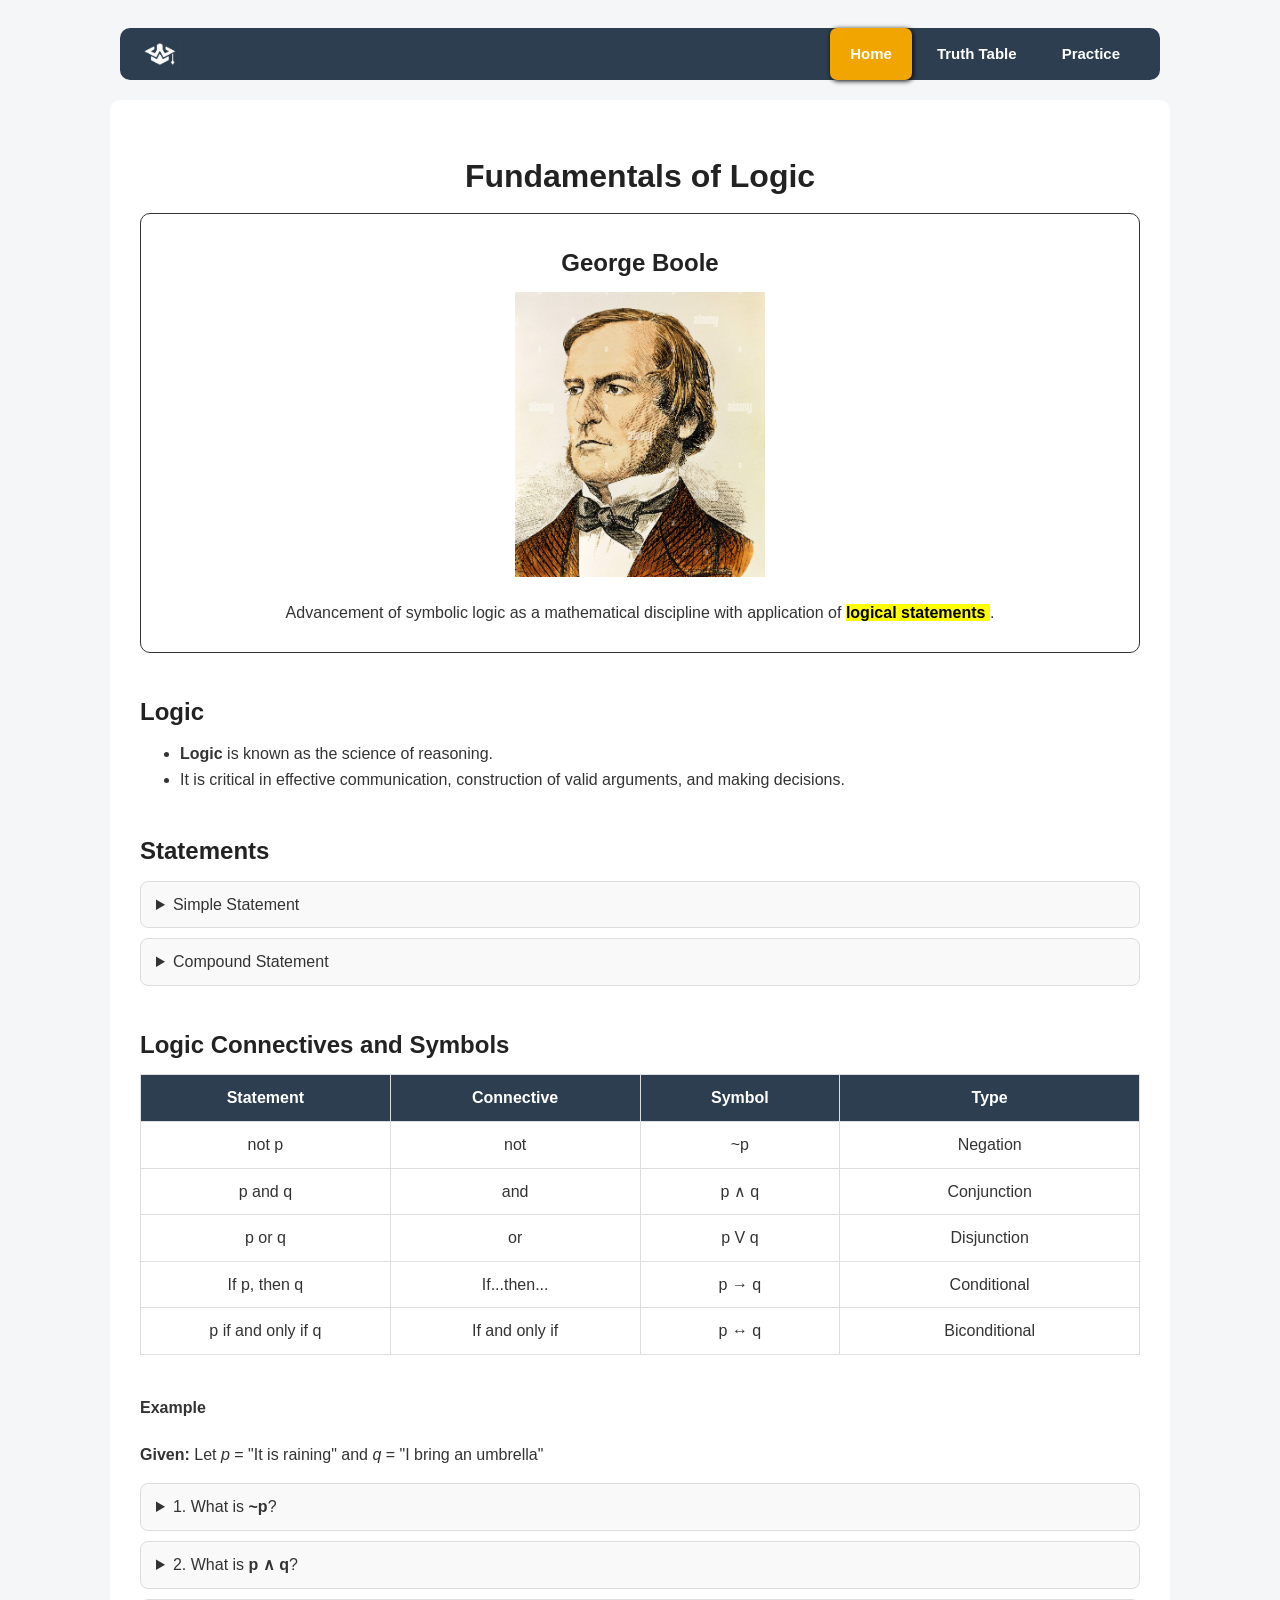
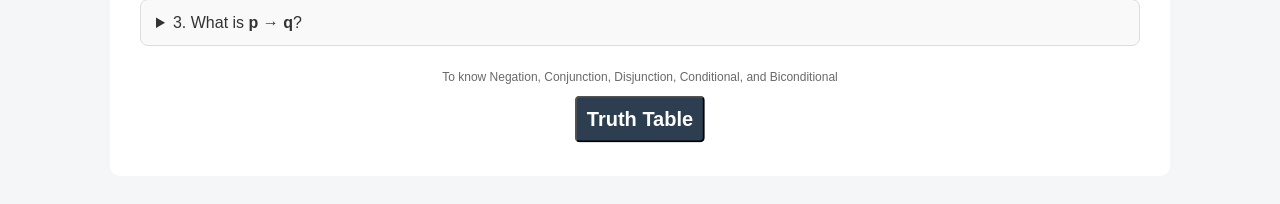
<file: index.html>
<!DOCTYPE html>
<html lang="en">
<head>
    <meta charset="UTF-8">
    <meta name="viewport" content="width=device-width, initial-scale=1.0">
    <title>Fundamentals of Logic</title>
    <link rel="stylesheet" href="style.css">
</head>

<body>

    <nav>
        <img src="rosswaylogo1.png" alt="Logo">
        <div class="nav-links">
            <a href="index.html" class="active">Home</a>
            <a href="truthtable.html">Truth Table</a>
            <a href="practice.html">Practice</a>
        </div>
    </nav>

    <main class="rectangle">

        <!--  HEADER  -->
        <header>
            <h1 style="text-align: center; padding-bottom: -20px;">Fundamentals of Logic</h1>
        </header>

        <!--  GEORGE BOOLE  -->
        <section class="boole">
            
                <h2 style="text-align: center;">George Boole</h2>
                <a href="https://plato.stanford.edu/entries/boole/" target="_blank" title="More About George">
                <img src="images/goergie.jpg" alt="George Boole Portrait" id="GeorgeBoole">
                </a>
                <p style="text-align: center;">
                    Advancement of symbolic logic as a mathematical discipline with application of 
                    <mark><strong title="Declarative form: having the notion of truth">
                    logical statements
                    </strong></mark>.
                </p>
        </section>

        <!--  INTRODUCTION  -->
        <section style="padding-top: 20px;">
        <h2>Logic</h2>
            <ul>
                <li><strong>Logic</strong> is known as the science of reasoning.</li>
                <li>It is critical in effective communication, construction of valid arguments, and making decisions.</li>
            </ul>
        </section>

        <!-- ================= STATEMENTS ================= -->
        <section>
            <h2>Statements</h2>

    <details>
        <summary>Simple Statement</summary>
        <p>Conveys a <b>single</b> idea or thought.</p>
    </details>

    <details>
        <summary>Compound Statement</summary>
        <p>Delivers <b>two or more</b> ideas or thoughts.</p>
    </details>
        </section>

        <!-- ================= LOGIC CONNECTIVES ================= -->
        <section>
            <h2>Logic Connectives and Symbols</h2>

            <div class="table-wrapper">
                <table>
                    <thead>
                        <tr>
                            <th style="width: 25%;">Statement</th>
                            <th style="width: 25%;">Connective</th>
                            <th style="width: 20%;">Symbol</th>
                            <th style="width: 30%;">Type</th>
                        </tr>
                    </thead>
                    <tbody>
                        <tr>
                            <td>not p</td>
                            <td>not</td>
                            <td>~p</td>
                            <td>Negation</td>
                        </tr>
                        <tr>
                            <td>p and q</td>
                            <td>and</td>
                            <td>p ∧ q</td>
                            <td>Conjunction</td>
                        </tr>
                        <tr>
                            <td>p or q</td>
                            <td>or</td>
                            <td>p V q</td>
                            <td>Disjunction</td>
                        </tr>
                        <tr>
                            <td>If p, then q</td>
                            <td>If...then...</td>
                            <td>p → q</td>
                            <td>Conditional</td>
                        </tr>
                        <tr>
                            <td>p if and only if q</td>
                            <td>If and only if</td>
                            <td>p ↔ q</td>
                            <td>Biconditional</td>
                        </tr>
                    </tbody>
                </table>
            </div>
        </section>

        <div class="example-box">
            <h4>Example</h4>
            <p><strong>Given:</strong> Let <em>p</em> = "It is raining" and <em>q</em> = "I bring an umbrella"</p>

            <details>
                <summary>1. What is <strong>~p</strong>?</summary>
                <p>~p = "It is <strong>not</strong> raining"</p>
            </details>

            <details>
                <summary>2. What is <strong>p ∧ q</strong>?</summary>
                <p>p ∧ q = "It is raining <strong>and</strong> I bring an umbrella"</p>
            </details>

            <details>
                <summary>3. What is <strong>p → q</strong>?</summary>
                <p>p → q = "If it is raining, <strong>then</strong> I bring an umbrella"</p>
            </details>
        </div>

        <p style="text-align: center; padding-top: 10px; color: dimgray; font-size: 12px;">To know Negation, Conjunction, Disjunction, Conditional, and Biconditional</p>

        <a href="truthtable.html" target=_self title="View Tables">
        <button class="centerbutton"><b>Truth Table</b></button>
        </a>

    </main>

</body>

</html>
</file>
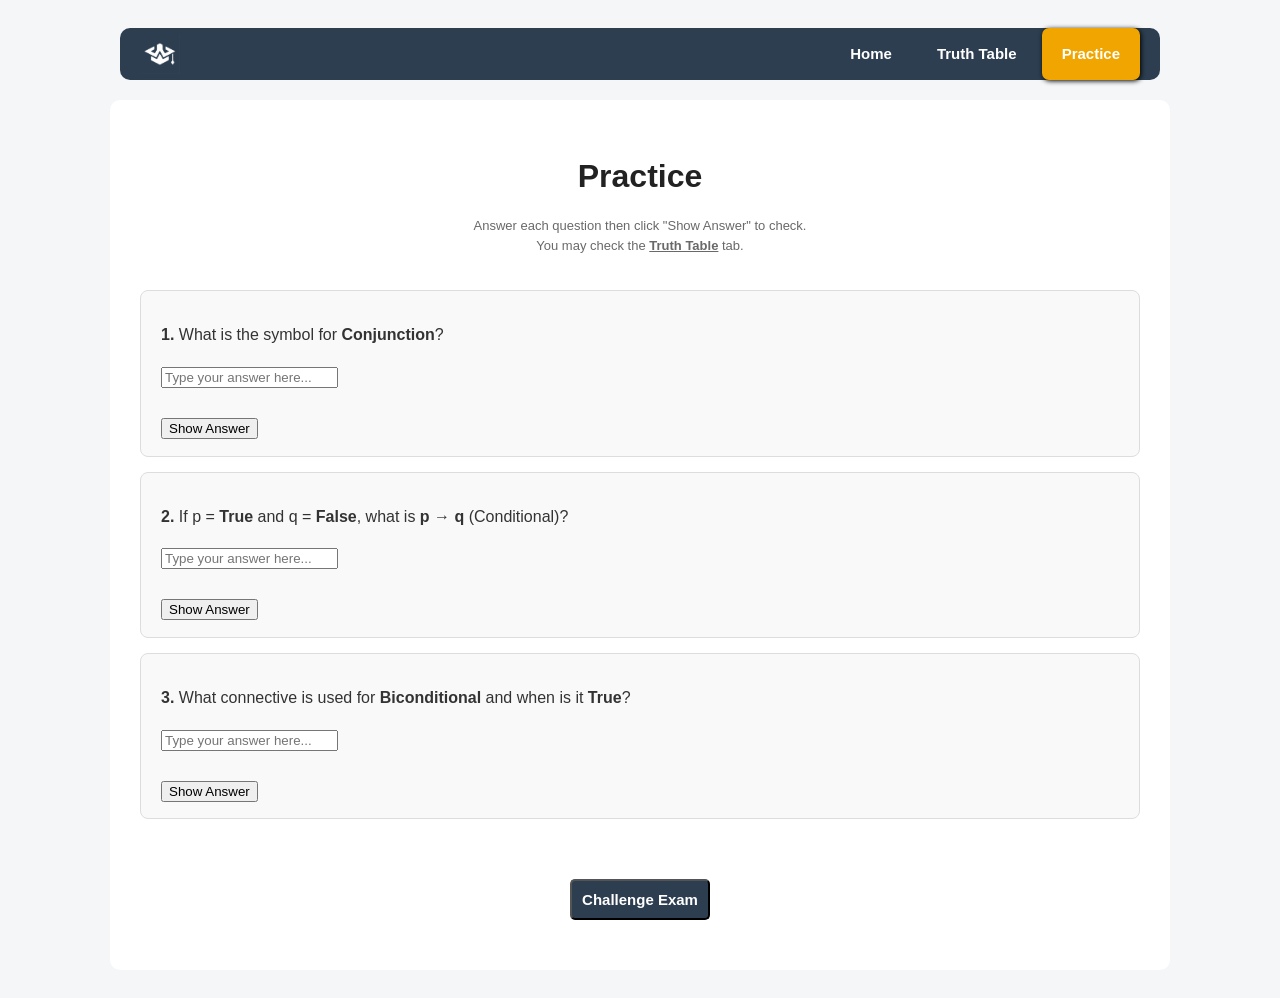
<file: practice.html>
<!DOCTYPE html>
<html lang="en">
<head>
    <meta charset="UTF-8">
    <meta name="viewport" content="width=device-width, initial-scale=1.0">
    <title>Practice</title>
    <link rel="stylesheet" href="style.css">
</head>
<body>
    <nav>
        <img src="rosswaylogo1.png" alt="Logo">
        <div class="nav-links">
            <a href="index.html">Home</a>
            <a href="truthtable.html">Truth Table</a>
            <a href="practice.html" class="active">Practice</a>
        </div>
    </nav>

    <main class="rectangle">

        <header>
            <h1 style="text-align: center;">Practice</h1>
        </header>

        <section>
            <p style="text-align: center; color: dimgray; font-size: 13px; padding-bottom: 20px;">Answer each question then click "Show Answer" to check.<br> You may check the <b><a href="truthtable.html" target="_blank" style="color: dimgray;">Truth Table</a></b> tab.</p>

            <!-- Question 1 -->
            <div class="question-block">
                <p><strong>1.</strong> What is the symbol for <strong>Conjunction</strong>?</p>
                <input type="text" placeholder="Type your answer here...">
                <br><br>
                <button class="show-btn" onclick="this.nextElementSibling.style.display='block'">Show Answer</button>
                <p class="answer" style="display:none;">✅ The symbol for Conjunction is <strong>p ∧ q</strong> (and).</p>
            </div>

            <!-- Question 2 -->
            <div class="question-block">
                <p><strong>2.</strong> If p = <strong>True</strong> and q = <strong>False</strong>, what is <strong>p → q</strong> (Conditional)?</p>
                <input type="text" placeholder="Type your answer here...">
                <br><br>
                <button class="show-btn" onclick="this.nextElementSibling.style.display='block'">Show Answer</button>
                <p class="answer" style="display:none;">✅ The answer is <strong>False</strong>. A conditional is only false when p is True and q is False.</p>
            </div>

            <!-- Question 3 -->
            <div class="question-block">
                <p><strong>3.</strong> What connective is used for <strong>Biconditional</strong> and when is it <strong>True</strong>?</p>
                <input type="text" placeholder="Type your answer here...">
                <br><br>
                <button class="show-btn" onclick="this.nextElementSibling.style.display='block'">Show Answer</button>
                <p class="answer" style="display:none;">✅ The connective is <strong>"if and only if"</strong> (p ↔ q). It is True only when both p and q have the <strong>same value</strong> (both True or both False).</p>
            </div>

        </section>

        <div class="button-container" style="padding: 20px 0;">
            <a href="https://forms.gle/6iUV91Jfxw7E9Z6o8" target="_blank">
                <button class="leftsidebutton"><b>Challenge Exam</b></button>
            </a>
        </div>

    </main>
    
</body>

</html>
</file>
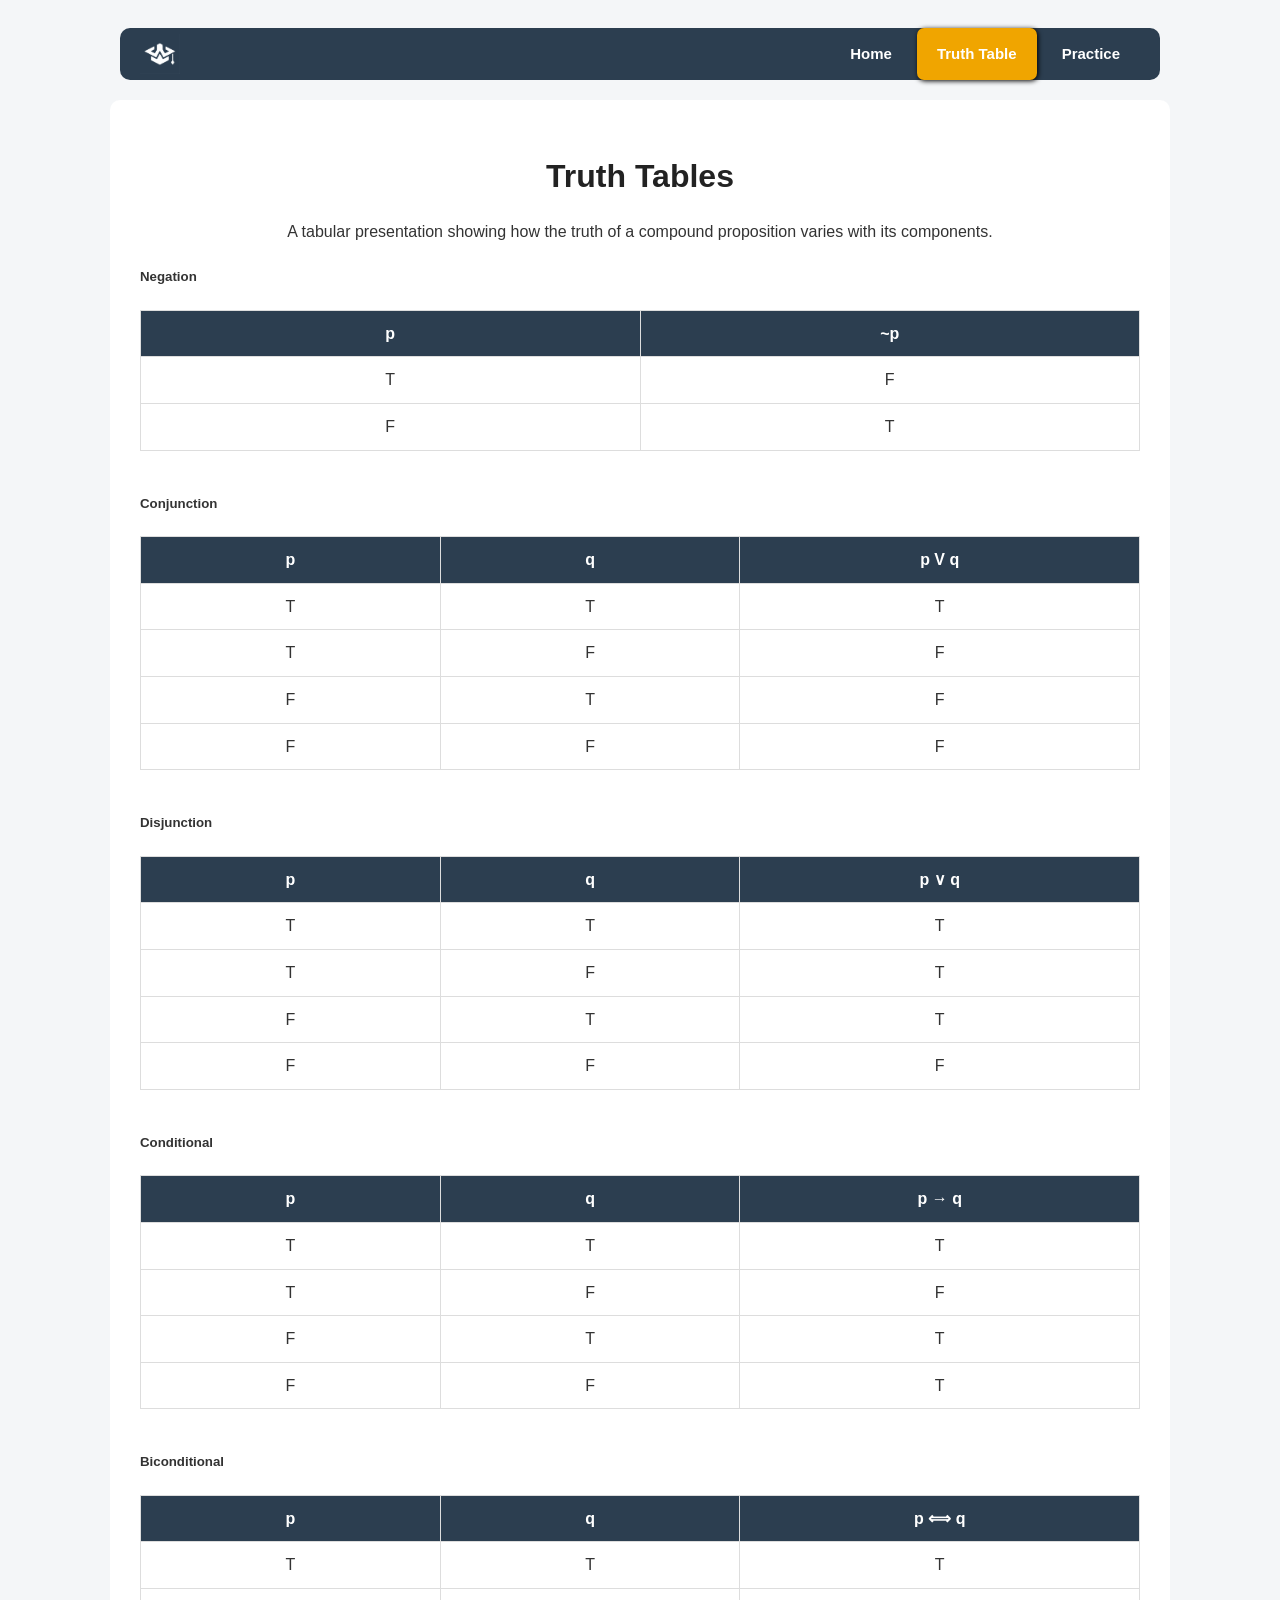
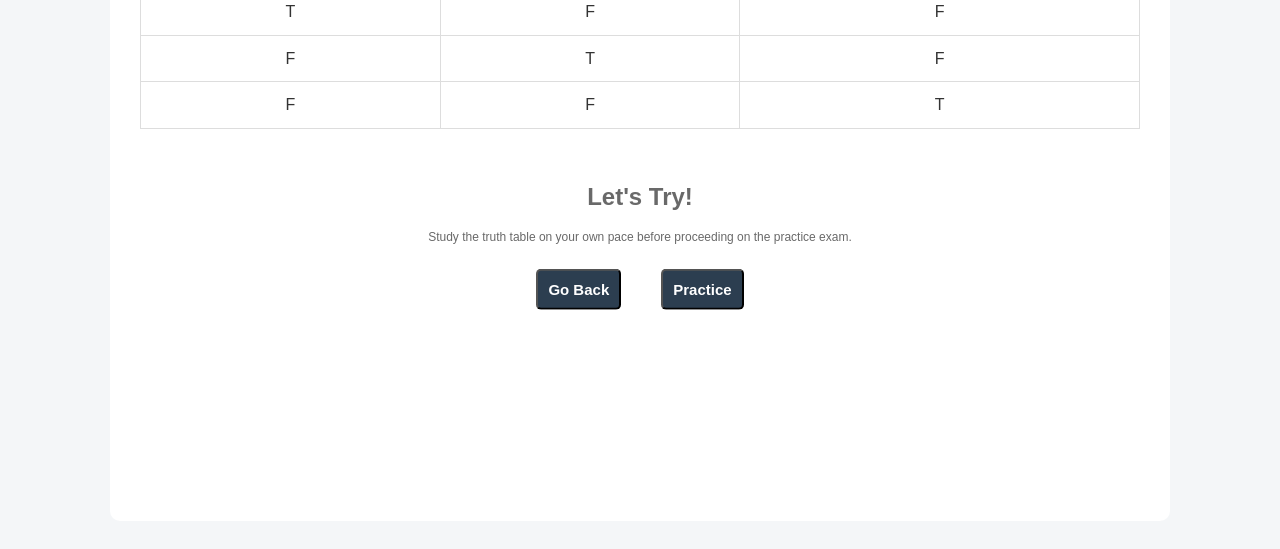
<file: truthtable.html>
<!DOCTYPE html>
<html lang="en">
<head>
    <meta charset="UTF-8">
    <meta name="viewport" content="width=device-width, initial-scale=1.0">
    <title>Truth Tables</title>
    <link rel="stylesheet" href="style.css">
</head>
<body>

    <nav>
        <img src="rosswaylogo1.png" alt="Logo">
        <div class="nav-links">
            <a href="index.html">Home</a>
            <a href="truthtable.html"  class="active">Truth Table</a>
            <a href="practice.html">Practice</a>
        </div>
    </nav>

    <main class="rectangle">

        <!--  HEADER  -->
        <header>
            <h1 style="text-align: center;">Truth Tables</h1>
        </header>
<!-- ================= TRUTH TABLES ================= -->
        <section>
            <p style="text-align: center;">A tabular presentation showing how the truth of a compound proposition varies with its components.</p>

            <!-- Example Table -->
            <div class="table-wrapper">
                <h5>Negation</h5>
                <table>
                    <thead>
                        <tr>
                            <th style="width: 50%;">p</th>
                            <th style="width: 50%;">~p</th>
                        </tr>
                    </thead>
                    <tbody>
                        <tr>
                            <td>T</td>
                            <td>F</td>
                        </tr>
                        <tr>
                            <td>F</td>
                            <td>T</td>
                        </tr>
                    </tbody>
                </table>
            </div>
            <div class="table-wrapper" style="padding-top: 20px;">
                <h5>Conjunction</h5>
                <table>
                    <thead>
                        <tr>
                            <th style="width: 30%;">p</th>
                            <th style="width: 30%;">q</th>
                            <th style="width: 40%;">p V q</th>
                        </tr>
                    </thead>
                    <tbody>
                        <tr>
                            <td>T</td>
                            <td>T</td>
                            <td>T</td>
                        </tr>
                        <tr>
                            <td>T</td>
                            <td>F</td>
                            <td>F</td>
                        </tr>
                        <tr>
                            <td>F</td>
                            <td>T</td>
                            <td>F</td>
                        </tr>
                        <tr>
                            <td>F</td>
                            <td>F</td>
                            <td>F</td>
                        </tr>
                    </tbody>
                </table>
            </div>
            <div class="table-wrapper" style="padding-top: 20px;">
                <h5>Disjunction</h5>
                <table>
                    <thead>
                        <tr>
                            <th style="width: 30%;">p</th>
                            <th style="width: 30%;">q</th>
                            <th style="width: 40%;">p &vee; q</th>
                        </tr>
                    </thead>
                    <tbody>
                        <tr>
                            <td>T</td>
                            <td>T</td>
                            <td>T</td>
                        </tr>
                        <tr>
                            <td>T</td>
                            <td>F</td>
                            <td>T</td>
                        </tr>
                        <tr>
                            <td>F</td>
                            <td>T</td>
                            <td>T</td>
                        </tr>
                        <tr>
                            <td>F</td>
                            <td>F</td>
                            <td>F</td>
                        </tr>
                    </tbody>
                </table>
            </div>
            <div class="table-wrapper" style="padding-top: 20px;">
                <h5>Conditional</h5>
                <table>
                    <thead>
                        <tr>
                            <th style="width: 30%;">p</th>
                            <th style="width: 30%;">q</th>
                            <th style="width: 40%;">p → q</th>
                        </tr>
                    </thead>
                    <tbody>
                        <tr>
                            <td>T</td>
                            <td>T</td>
                            <td>T</td>
                        </tr>
                        <tr>
                            <td>T</td>
                            <td>F</td>
                            <td>F</td>
                        </tr>
                        <tr>
                            <td>F</td>
                            <td>T</td>
                            <td>T</td>
                        </tr>
                        <tr>
                            <td>F</td>
                            <td>F</td>
                            <td>T</td>
                        </tr>
                    </tbody>
                    
                </table>
            </div>
            <div class="table-wrapper" style="padding-top: 20px;">
                <h5>Biconditional</h5>
                <table>
                    <thead>
                        <tr>
                            <th style="width: 30%;">p</th>
                            <th style="width: 30%;">q</th>
                            <th style="width: 40%;">p ⟺ q</th>
                        </tr>
                    </thead>
                    <tbody>
                        <tr>
                            <td>T</td>
                            <td>T</td>
                            <td>T</td>
                        </tr>
                        <tr>
                            <td>T</td>
                            <td>F</td>
                            <td>F</td>
                        </tr>
                        <tr>
                            <td>F</td>
                            <td>T</td>
                            <td>F</td>
                        </tr>
                        <tr>
                            <td>F</td>
                            <td>F</td>
                            <td>T</td>
                        </tr>
                    </tbody>
                </table>
            </div>
        </section>

    <section style="max-width: 60%; position: relative; left: 50%; translate: -50% -50%; padding-top: 100px;">
        <h2 style="text-align: center; padding-top: 30px; color: dimgray;">Let's Try!</h2>
        <p style="text-align: center; padding-top: -50px; color: dimgray; font-size: 12px;">Study the truth table on your own pace before proceeding on the practice exam.</p>

            <div style="padding-top: 10px;" class="button-container">
                <a href="index.html" title="View Tables">
                <button class="leftsidebutton"><b>Go Back</b></button>
                </a>

                <a href="practice.html" target=_self title="View Tables">
                <button class="rightsidebutton"><b>Practice</b></button>
                </a>
            </div>
        
    </section>

    </main>
    </body>

</html>
</file>
<file: style.css>
body {
    font-family: Arial, Helvetica, sans-serif;
    line-height: 1.6;
    background-color: #f4f6f8;
    color: #333;
    padding: 20px;
}

/* Buttons noong statements*/
details {
    border: 1px solid #ddd;
    border-radius: 8px;
    padding: 10px 15px;
    margin-bottom: 10px;
    background-color: #f9f9f9;
}

details[open] {
    background-color: #eef2f7;
}

/* Unordered List*/
ul, li{
    margin: 0%;
}

#GeorgeBoole {
    max-width: 250px;
    height: auto;
    position: relative;
    left: 50%;
    translate: -50%;
}

.boole{
    max-width: 1000px;
    margin: auto;
    padding: 10px;
    border-radius: 10px;
    border-style: solid;
    border-width: 1px;
}

/* Container */
.rectangle {
    max-width: 1000px;
    margin: auto;
    background: white;
    padding: 30px;
    border-radius: 10px;
}

/* Headings */
h1, h2, h3 {
    margin-bottom: 10px;
    color: #222;
}

section {
    margin-bottom: 40px;
}

/* Tables */
table {
    width: 100%;
    border-collapse: collapse;
    min-width: 100px;
}

th, td {
    padding: 10px;
    border: 1px solid #ddd;
    text-align: center;
}

th {
    background-color: #2c3e50;
    color: white;
}

/* Buttons */
.centerbutton{
    font-size: 20px;
    position: relative;
    top: 20px;
    left: 50%;
    translate: -50% -50%;
    background-color: #2c3e50;
    border-radius: 5px;
    color: #ffffff;
    padding: 10px;
}

.button-container {
    display: flex;
    justify-content: center;
    align-items: center;
    gap: 40px; /* flexible space between buttons */
    padding-top: 10px;
}

.leftsidebutton{
    font-size: 15px;
    background-color: #2c3e50;
    border-radius: 5px;
    color: #ffffff;
    padding: 10px;

}

.rightsidebutton{
    font-size: 15px;
    background-color: #2c3e50;
    border-radius: 5px;
    color: #ffffff;
    padding: 10px;
}

/* Navigation Bar */
nav {
    max-width: 1000px;
    margin: 0 auto 20px auto;
    background-color: #2c3e50;
    border-radius: 10px;
    padding: 0 20px;
    display: flex;
    justify-content: space-between;
    align-items: center;
}

.nav-links {
    display: flex;
    gap: 5px; /* sa space ng 3 tabs */
}

nav a {
    color: #ffffff;
    text-decoration: none;
    padding: 14px 20px;
    display: inline-block;
    font-family: Arial, Helvetica, sans-serif;
    font-size: 15px;
    font-weight: bold;
    border-radius: 7px;
    transition: background-color 0.2s;
}

nav a:hover {
    background-color: #3d5166;
}

nav a.active {
    background-color: #f0a500;
    box-shadow: 1px 1px 5px black;
}

nav img {
    height: 40px;
    width: auto;
    margin-right: 10px;
    align-self: center;
}

/* Practice Page */
.question-block {
    background-color: #f9f9f9;
    border: 1px solid #ddd;
    border-radius: 8px;
    padding: 15px 20px;
    margin-bottom: 15px;
}

.question-block label {
    display: inline-block;
    margin: 4px 10px;
    cursor: pointer;
}

.feedback {
    margin-top: 8px;
    font-size: 14px;
}
</file>
